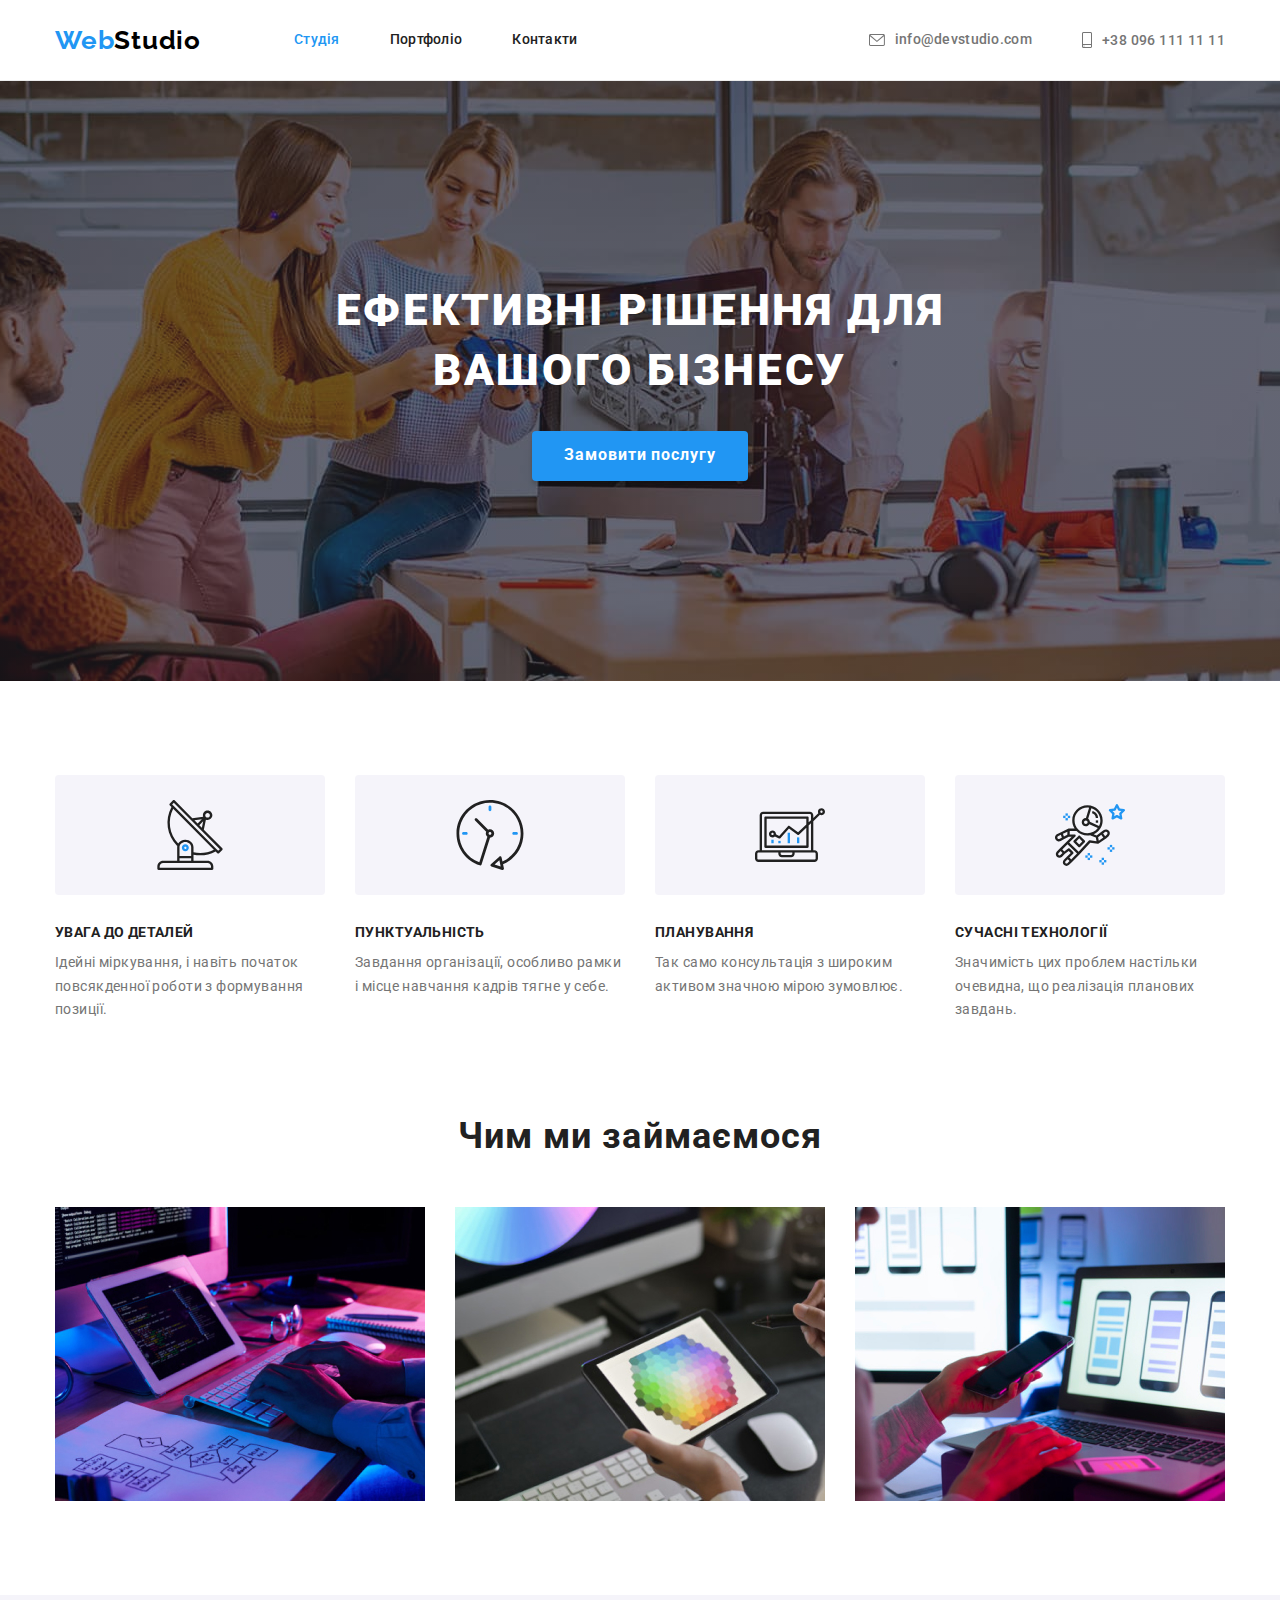
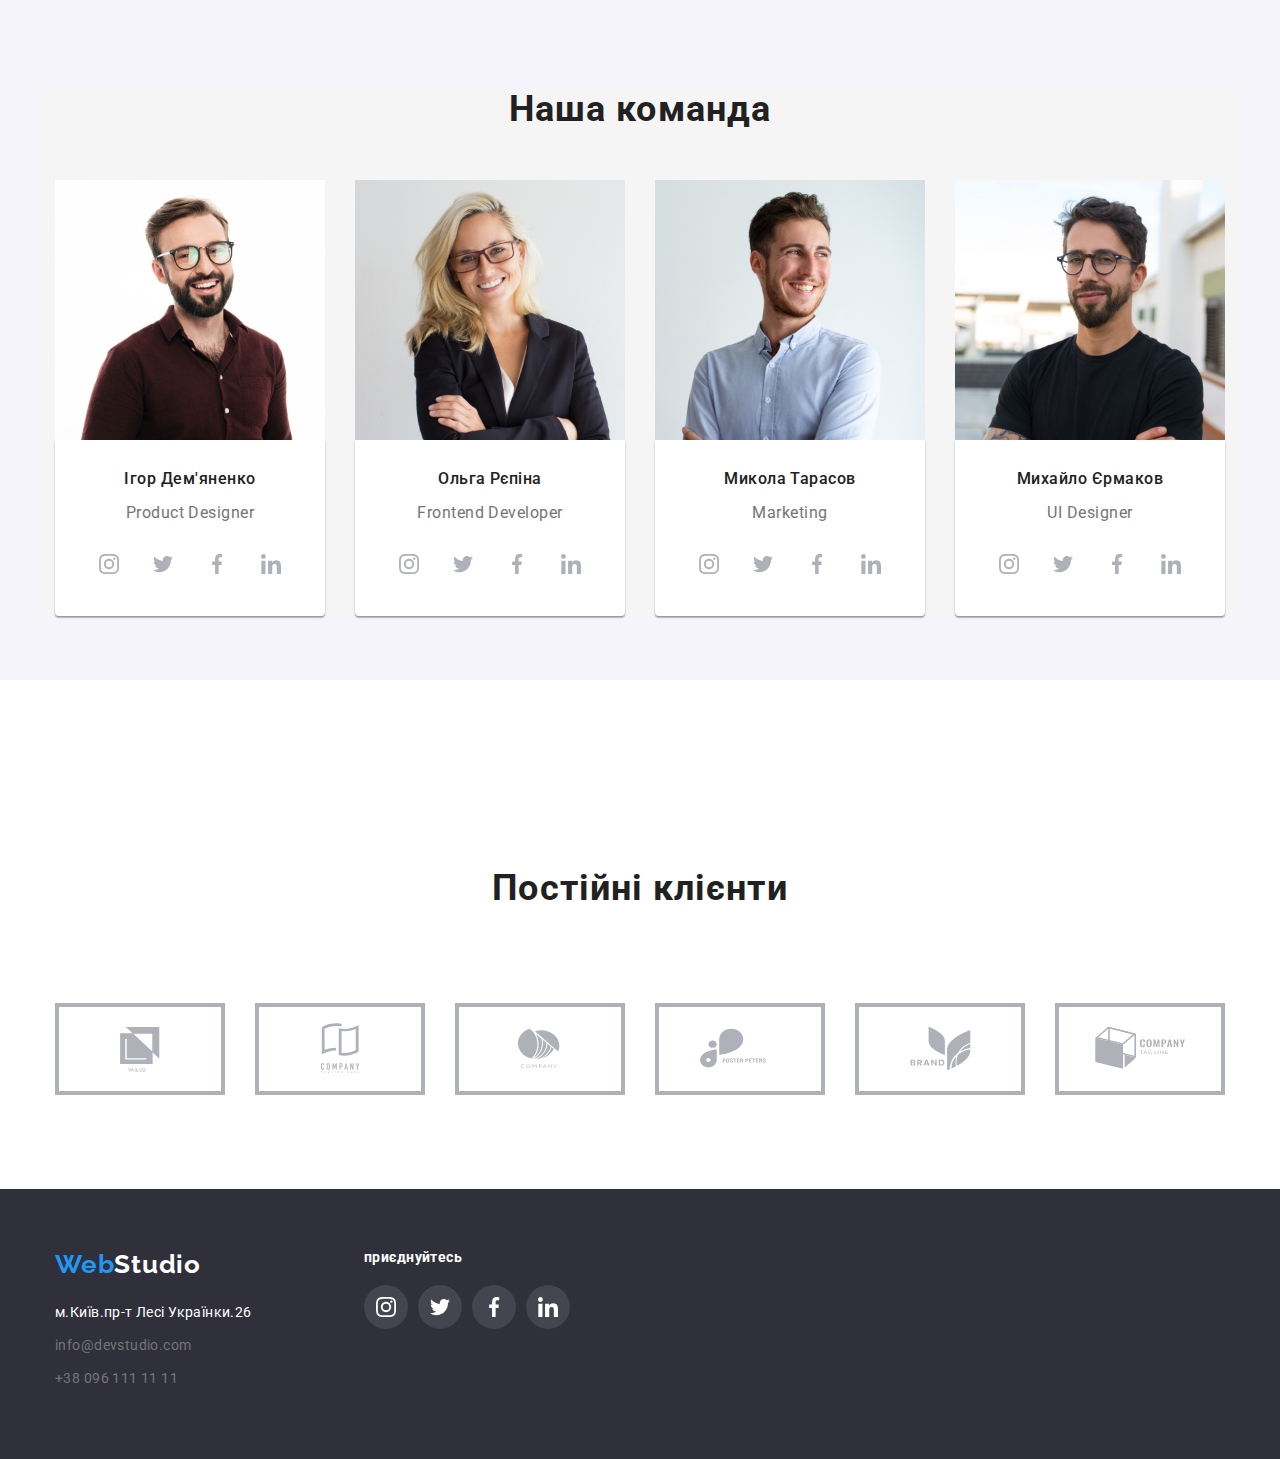
<file: index.html>
<!DOCTYPE html>
<html lang="uk">
    <meta charset="UTF-8">
    <meta http-equiv="X-UA-Compatible" content="IE=edge"/>
    <meta name="viewport" content="width=device-width, initial-scale=1.0"/>
    <title>Document</title>
    <link rel="preconnect" href="https://fonts.googleapis.com">
<link rel="preconnect" href="https://fonts.gstatic.com" crossorigin>
<link href="https://fonts.googleapis.com/css2?family=Raleway:wght@700&family=Roboto:wght@400;500;700;900&display=swap" rel="stylesheet">
<link rel="stylesheet" href="https://cdnjs.cloudflare.com/ajax/libs/modern-normalize/1.1.0/modern-normalize.min.css">
    <link rel="stylesheet" href="./css/styles.css">
</head>


<body>
    <header class="header">
        
     <div class="header-container container">

        <a href="" class="logo link">Web<span class="logo-header">Studio</span></a>

        <nav class="header-nav">
            
                <ul class="nav-list list">
                    <li>
                        <a href="index.html" class="nav-link link current">Студія</a>
                    </li>
                    <li>
                        <a href="portfolio.html" class="nav-link link">Портфоліо</a>
                    </li>
                    <li>
                        <a href="" class="nav-link link">Контакти</a>
                    </li>
                </ul>
        </nav>
        <ul class="nav-list contacts list">
            <li class="hed-mail">
                <a class="mail link hed-mail" href="mailto:info@devstudio.com">
                    <svg class="header-icon" width="16px" height="12px">
                      <use href="./images/symbol-defs.svg#icon-envelope"></use>
                    </svg>info@devstudio.com</a>
            </li>
            <li class="had-tel">
                <a class="header-tel link" href="tel:+380961111111">
                    <svg class="header-icon" width="10px" height="16px">
                      <use href="./images/symbol-defs.svg#icon-smartphone"></use>  
                    </svg>+38 096 111 11 11</a>
            </li>
        </ul>
     </div>
    </header>
    <!--Специализация-->
     <main>
        
        <section class="hero-background">
            <div class="hero-container"> 
                
                        <h1 class="hero-title">Ефективні рішення для вашого бізнесу</h1> 
                
                        <button data-modal-open type="button" class="prise-btn hero-button">Замовити послугу</button>

                        <div class="backdrop is-hidden" data-modal>
                            <div class="modal">
                                
                                    
                                <button data-modal-close class="modal-close">
                                        <svg class="icon-close" width="30px" height="30px">
                                            <use href="./images/symbol-defs.svg#icon-close-black-modal">
                                            </use>
                                        </svg>
                                </button>

                                         <p>
                                            TEXT 
                                         </p>
                            </div>
                        </div>
                        <script src="./js/modal.js"></script>
                    
            </div>
       </section>
            
            <section class="section section-about">

                <div class="about-container">
                <h2 hidden class="section-title">Переваги</h2>
                <ul class="ul list">
                    <li class="li icon-antenna">
                        <h3 class="section-text">УВАГА ДО ДЕТАЛЕЙ</h3>
                        <p class="secondary-text">Ідейні міркування, і навіть початок повсякденної роботи з формування позиції.</p>
                    </li>
                    <li class="li icon-clock">
                        <h3 class="section-text">ПУНКТУАЛЬНІСТЬ</h3>
                        <p class="secondary-text">Завдання організації, особливо рамки і місце навчання кадрів тягне у себе.</p>
                    </li>              
                    <li class="li icon-diagram">
                        <h3 class="section-text">ПЛАНУВАННЯ</h3>
                        <p class="secondary-text">Так само консультація з широким активом значною мірою зумовлює.</p>
                    </li>
                    <li class="li icon-astronaut">
                        <h3 class="section-text">СУЧАСНІ ТЕХНОЛОГІЇ</h3>
                        <p class="secondary-text">Значимість цих проблем настільки очевидна, що реалізація планових завдань.</p>
                    </li>
                </ul>
            </div>
        </section>
        
            <!--Виды робот-->

          

            <section class="section">
                <div class="container">
                <h2 class="section-container">Чим ми займаємося</h2>
                <ul class="about-list list">
                   <li class="img"><img src="./images/box1.jpg" alt="Вevelopment" width="370"></li>

                   <li  class="img"><img src="./images/box2.jpg" alt="new-technologies" width="370"></li>

                   <li  class="img"><img src="./images/box3.jpg" alt="Designer-selects-colors" width="370"></li>
                </ul>
            </div>
            </section>

            <!--Команда-->

            <section class="section-lower">
                <div class="cards-container container">
                
                    <h2 class="section-title">Наша команда</h2>
                    
                    <ul class="about-team list">
                        <li><img src="./images/team1.img.jpg" alt="Product-Designer" width="270">
                         <div class="text social-links">
                            <h3 class="section-team">Ігор Дем'яненко</h3>
                            <p class="secondary-team">Product Designer</p>

                            <ul class="socials list">
                                <li class="socials-item">
                                    <a
                                        class="socials-link link"
                                        href="https://instagram.com"
                                        target="_blank"
                                        rel="noopener noreferrer"
                                        aria-label="icon-instagram"
                                    >
                                        <svg class="socials-icon" width="20px" height="20px">
                                            <use href="./images/symbol-defs.svg#icon-instagram">
                                            </use>
                                        </svg>
                                    </a>
                                </li>
                                <li>
                                    <a
                                        class="socials-link link"
                                        href="https://twitter.com"
                                        target="_blank"
                                        rel="noopener noreferrer"
                                        aria-label="icon-twitter"
                                    >
                                    <svg class="socials-icon" width="20px" height="20px">
                                        <use href="./images/symbol-defs.svg#icon-twitter">
                                        </use>
                                    </svg>
                                    </a>
                                </li>
                                <li>
                                    <a
                                        class="socials-link link"
                                        href="https://facebook.com"
                                        target="_blank"
                                        rel="noopener noreferrer"
                                        aria-label="icon-facebook"
                                    >
                                    <svg class="socials-icon" width="20px" height="20px">
                                        <use href="./images/symbol-defs.svg#icon-facebook">
                                        </use>
                                    </svg>
                                    </a>
                                </li>
                                <li>
                                    <a
                                        class="socials-link link"
                                        href="https://linkedin.com"
                                        target="_blank"
                                        rel="noopener noreferrer"
                                        aria-label="icon-linkedin"
                                    >
                                    <svg class="socials-icon" width="20px" height="20px">
                                        <use href="./images/symbol-defs.svg#icon-linkedin">
                                        </use>
                                    </svg>
                                    </a>
                                </li>
                            </ul>
                         </div>
                       </li>

                        <li><img src="./images/team2.img.jpg" alt="Frontend-Developer" width="270">
                         <div class="text social instagram">
                            <h3 class="section-team">Ольга Рєпіна</h3>
                            <p class="secondary-team">Frontend Developer</p>
                            <ul class="socials list">
                                <li class="socials-item">
                                    <a
                                        class="socials-link link"
                                        href="https://instagram.com"
                                        target="_blank"
                                        rel="noopener noreferrer"
                                        aria-label="icon-instagram"
                                    >
                                        <svg class="socials-icon" width="20px" height="20px">
                                            <use href="./images/symbol-defs.svg#icon-instagram">
                                            </use>
                                        </svg>
                                    </a>
                                </li>
                                <li>
                                    <a
                                        class="socials-link link"
                                        href="https://twitter.com"
                                        target="_blank"
                                        rel="noopener noreferrer"
                                        aria-label="icon-twitter"
                                    >
                                    <svg class="socials-icon" width="20px" height="20px">
                                        <use href="./images/symbol-defs.svg#icon-twitter">
                                        </use>
                                    </svg>
                                    </a>
                                </li>
                                <li>
                                    <a
                                        class="socials-link link"
                                        href="https://facebook.com"
                                        target="_blank"
                                        rel="noopener noreferrer"
                                        aria-label="icon-facebook"
                                    >
                                    <svg class="socials-icon" width="20px" height="20px">
                                        <use href="./images/symbol-defs.svg#icon-facebook">
                                        </use>
                                    </svg>
                                    </a>
                                </li>
                                <li>
                                    <a
                                        class="socials-link link"
                                        href="https://linkedin.com"
                                        target="_blank"
                                        rel="noopener noreferrer"
                                        aria-label="icon-linkedin"
                                    >
                                    <svg class="socials-icon" width="20px" height="20px">
                                        <use href="./images/symbol-defs.svg#icon-linkedin">
                                        </use>
                                    </svg>
                                    </a>
                                </li>
                            </ul>
                         </div>
                        </li>
                    
                        <li><img src="./images/ream3.img.jpg" alt="Marketing" width="270">
                         <div class="text">
                            <h3 class="section-team">Микола Тарасов</h3>
                            <p class="secondary-team">Marketing</p>
                            <ul class="socials list">
                                <li class="socials-item">
                                    <a
                                        class="socials-link link"
                                        href="https://instagram.com"
                                        target="_blank"
                                        rel="noopener noreferrer"
                                        aria-label="icon-instagram"
                                    >
                                        <svg class="socials-icon" width="20px" height="20px">
                                            <use href="./images/symbol-defs.svg#icon-instagram">
                                            </use>
                                        </svg>
                                    </a>
                                </li>
                                <li>
                                    <a
                                        class="socials-link link"
                                        href="https://twitter.com"
                                        target="_blank"
                                        rel="noopener noreferrer"
                                        aria-label="icon-twitter"
                                    >
                                    <svg class="socials-icon" width="20px" height="20px">
                                        <use href="./images/symbol-defs.svg#icon-twitter">
                                        </use>
                                    </svg>
                                    </a>
                                </li>
                                <li>
                                    <a
                                        class="socials-link link"
                                        href="https://facebook.com"
                                        target="_blank"
                                        rel="noopener noreferrer"
                                        aria-label="icon-facebook"
                                    >
                                    <svg class="socials-icon" width="20px" height="20px">
                                        <use href="./images/symbol-defs.svg#icon-facebook">
                                        </use>
                                    </svg>
                                    </a>
                                </li>
                                <li>
                                    <a
                                        class="socials-link link"
                                        href="https://linkedin.com"
                                        target="_blank"
                                        rel="noopener noreferrer"
                                        aria-label="icon-linkedin"
                                    >
                                    <svg class="socials-icon" width="20px" height="20px">
                                        <use href="./images/symbol-defs.svg#icon-linkedin">
                                        </use>
                                    </svg>
                                    </a>
                                </li>
                            </ul>
                         </div>
                        </li>
                    
                        <li><img src="./images/team4.img.jpg" alt="UI Designer" width="270">
                         <div class="text">
                            <h3 class="section-team">Михайло Єрмаков</h3>
                            <p class="secondary-team">UI Designer</p>
                            <ul class="socials list">
                                <li class="socials-item">
                                    <a
                                        class="socials-link link"
                                        href="https://instagram.com"
                                        target="_blank"
                                        rel="noopener noreferrer"
                                        aria-label="icon-instagram"
                                    >
                                        <svg class="socials-icon" width="20px" height="20px">
                                            <use href="./images/symbol-defs.svg#icon-instagram">
                                            </use>
                                        </svg>
                                    </a>
                                </li>
                                <li>
                                    <a
                                        class="socials-link link"
                                        href="https://twitter.com"
                                        target="_blank"
                                        rel="noopener noreferrer"
                                        aria-label="icon-twitter"
                                    >
                                    <svg class="socials-icon" width="20px" height="20px">
                                        <use href="./images/symbol-defs.svg#icon-twitter">
                                        </use>
                                    </svg>
                                    </a>
                                </li>
                                <li>
                                    <a
                                        class="socials-link link"
                                        href="https://facebook.com"
                                        target="_blank"
                                        rel="noopener noreferrer"
                                        aria-label="icon-facebook"
                                    >
                                    <svg class="socials-icon" width="20px" height="20px">
                                        <use href="./images/symbol-defs.svg#icon-facebook">
                                        </use>
                                    </svg>
                                    </a>
                                </li>
                                <li>
                                    <a
                                        class="socials-link link"
                                        href="https://linkedin.com"
                                        target="_blank"
                                        rel="noopener noreferrer"
                                        aria-label="icon-linkedin"
                                    >
                                    <svg class="socials-icon" width="20px" height="20px">
                                        <use href="./images/symbol-defs.svg#icon-linkedin">
                                        </use>
                                    </svg>
                                    </a>
                                </li>
                            </ul>
                         </div>
                        </li>
                    </ul>
                </div>
            </section>
            <section class="section">
                <div class="container">
                    <H2 class="section bg">Постійні клієнти</H2>
                    <ul class="client-list">
                        <li class="client-item">
                            <a 
                               class="client-link link"
                               href="https://instagram.com"
                               target="_blank"
                               rel="noopener noreferrer"
                               aria-label="icon-instagram">

                            <svg class="client-icon" width="106px" height="60px">
                                <use href="./images/symbol-defs.svg#icon-client1">
                                </use>
                            </svg>
                            </a>
                        </li>
                        <li class="client-item">
                            <a 
                               class="client-link link"
                               href="https://instagram.com"
                               target="_blank"
                               rel="noopener noreferrer"
                               aria-label="icon-instagram">

                            <svg class="client-icon" width="106px" height="60px">
                                <use href="./images/symbol-defs.svg#icon-client2">
                                </use>
                            </svg>
                            </a>
                        </li>
                        <li class="client-item">
                            <a 
                               class="client-link link"
                               href="https://instagram.com"
                               target="_blank"
                               rel="noopener noreferrer"
                               aria-label="icon-instagram">

                            <svg class="client-icon" width="106px" height="60px">
                                <use href="./images/symbol-defs.svg#icon-client3">
                                </use>
                            </svg>
                            </a>
                        </li>
                        <li class="client-item">
                            <a 
                               class="client-link link"
                               href="https://instagram.com"
                               target="_blank"
                               rel="noopener noreferrer"
                               aria-label="icon-instagram">

                            <svg class="client-icon" width="106px" height="60px">
                                <use href="./images/symbol-defs.svg#icon-client4">
                                </use>
                            </svg>
                            </a>
                        </li>
                        <li class="client-item">
                            <a 
                               class="client-link link"
                               href="https://instagram.com"
                               target="_blank"
                               rel="noopener noreferrer"
                               aria-label="icon-instagram">

                            <svg class="client-icon" width="106px" height="60px">
                                <use href="./images/symbol-defs.svg#icon-client5">
                                </use>
                            </svg>
                            </a>
                        </li>
                        <li class="client-item">
                            <a 
                               class="client-link link"
                               href="https://instagram.com"
                               target="_blank"
                               rel="noopener noreferrer"
                               aria-label="icon-instagram">

                            <svg class="client-icon" width="106px" height="60px">
                                <use href="./images/symbol-defs.svg#icon-client6">
                                </use>
                            </svg>
                            </a>
                        </li>
                    </ul>
                </div>
            </section>

     </main>
     <!--Навигация-->

     <footer class="footer">
        
        <div class="container footer-container">
            <div>
            
           <a href="./index.html" class="logo link">Web<span class="logo-footer">Studio</span></a>

           <address class="address">

           <ul class="list">
               <li class="footer-contact">
                   <a href="https://www.google.com/maps/place/Lesi+Ukrainky+Blvd,+26,+Kyiv,+Ukraina,+02000/@50.4265807,30.5361971,17z/data=!3m1!4b1!4m5!3m4!1s0x40d4cf0e033ecbe9:0x57a4dffefec77da0!8m2!3d50.4265807!4d30.5383858" class="footer-location link">
                   м.Київ.пр-т Лесі Українки.26</a>
               </li>
               <li class="footer-contact">
                   <a href="mailto:info@devstudio.com" class="footer-contact link">info@devstudio.com</a>
               </li>
               <li class="footer-contact">
                   <a href="tel:+380961111111" class="footer-contact link">+38 096 111 11 11</a>
               </li>
           </ul>

           </address>
           </div>
           <div class="section-mgg">
                            <h2 class="section-mg">приєднуйтесь</h2>
                <ul class="socials">
                <li class="footer-socials-item">
                    <a
                        class="footer-socials-link link"
                        href="https://instagram.com"
                        target="_blank"
                        rel="noopener noreferrer"
                        aria-label="icon-instagram">

                            <svg class="footer-socials-icon" width="20px" height="20px">
                                <use href="./images/symbol-defs.svg#icon-instagram">
                                </use>
                            </svg>
                    </a>
                </li>
                <li class="footer-socials-item">
                    <a
                        class="footer-socials-link link"
                        href="https://twitter.com"
                        target="_blank"
                        rel="noopener noreferrer"
                        aria-label="icon-twitter">

                            <svg class="footer-socials-icon" width="20px" height="20px">
                                <use href="./images/symbol-defs.svg#icon-twitter">
                                </use>
                            </svg>
                    </a>
                </li>
                <li class="footer-socials-item">
                    <a
                        class="footer-socials-link link"
                        href="https://facebook.com"
                        target="_blank"
                        rel="noopener noreferrer"
                        aria-label="icon-facebook">

                            <svg class="footer-socials-icon" width="20px" height="20px">
                                <use href="./images/symbol-defs.svg#icon-facebook">
                                </use>
                            </svg>
                    </a>
                </li>
                <li class="footer-socials-item">
                    <a
                        class="footer-socials-link link"
                        href="https://linkedin.com"
                        target="_blank"
                        rel="noopener noreferrer"
                        aria-label="icon-linkedin">

                            <svg class="footer-socials-icon" width="20px" height="20px">
                                <use href="./images/symbol-defs.svg#icon-linkedin">
                                </use>
                            </svg>
                    </a>
                </li>
            </ul>
           </div>
        </div>
   </footer>
</body>
</html>
</file>
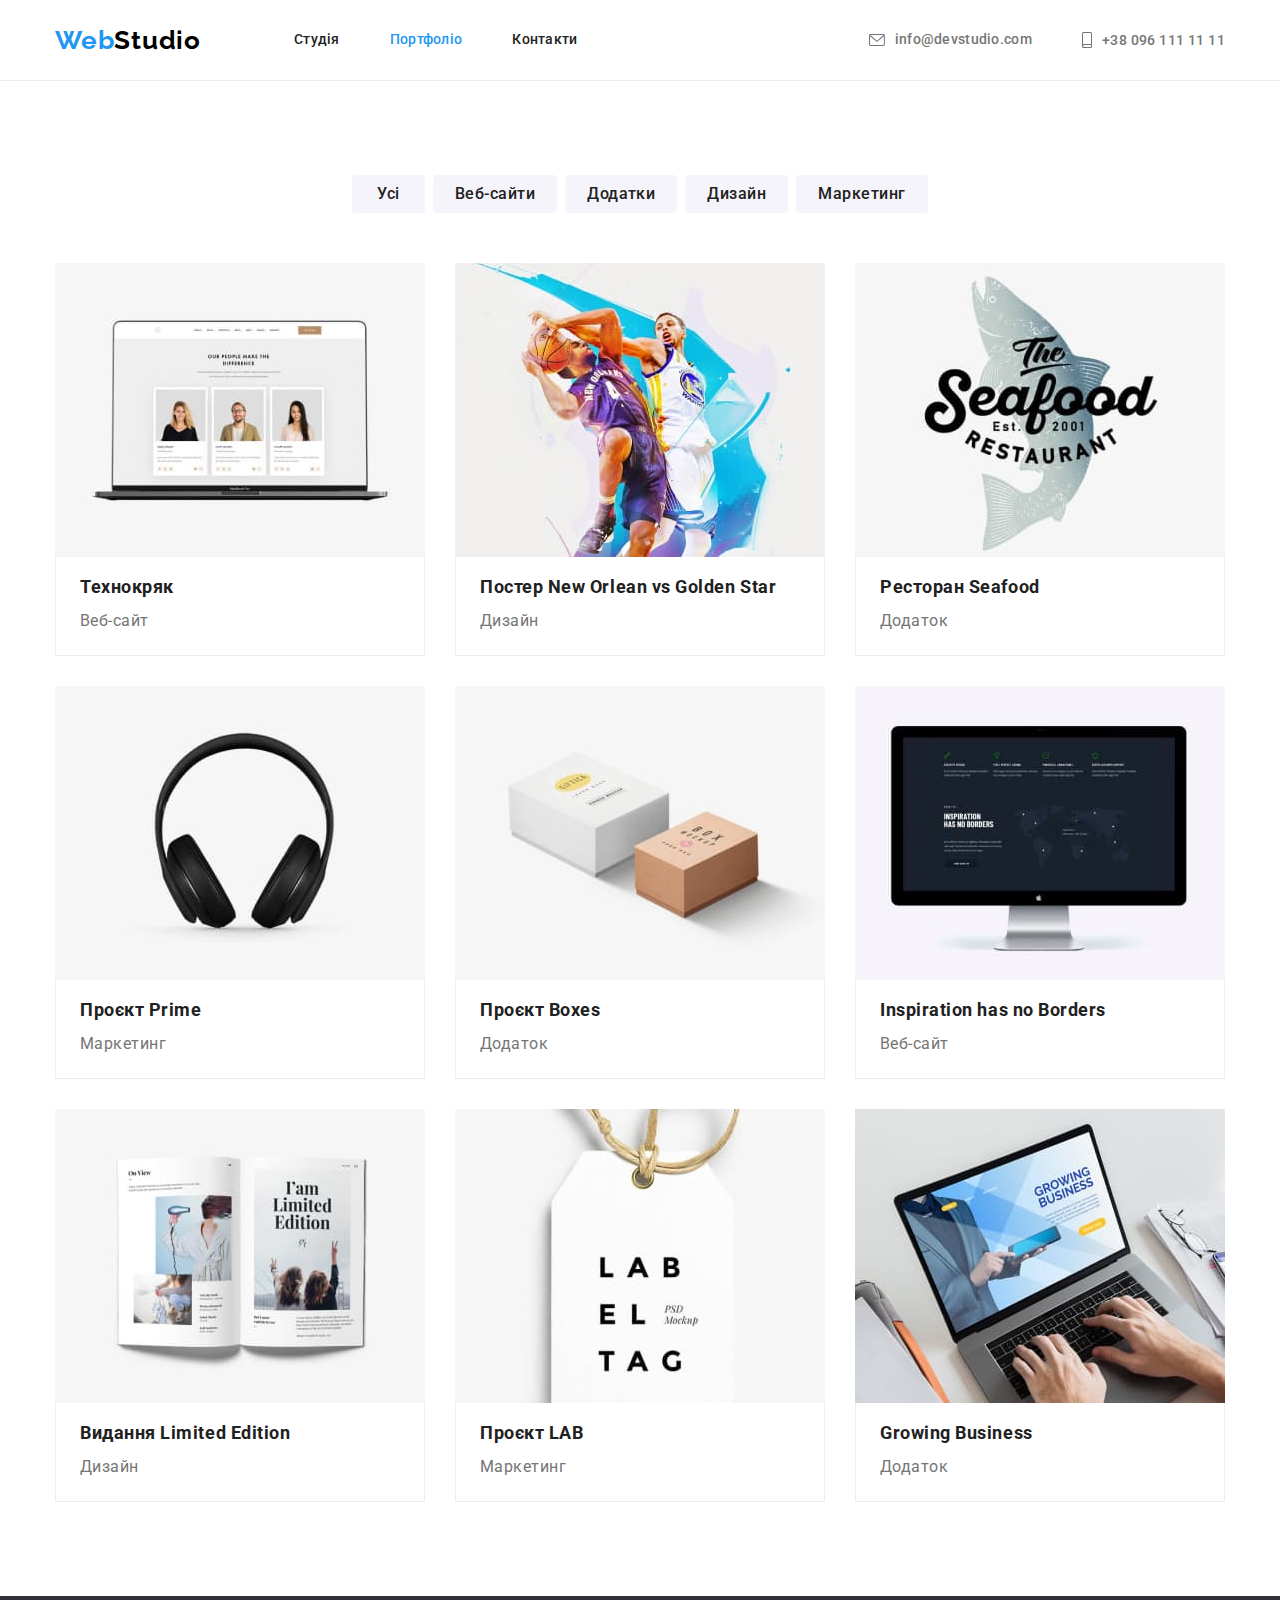
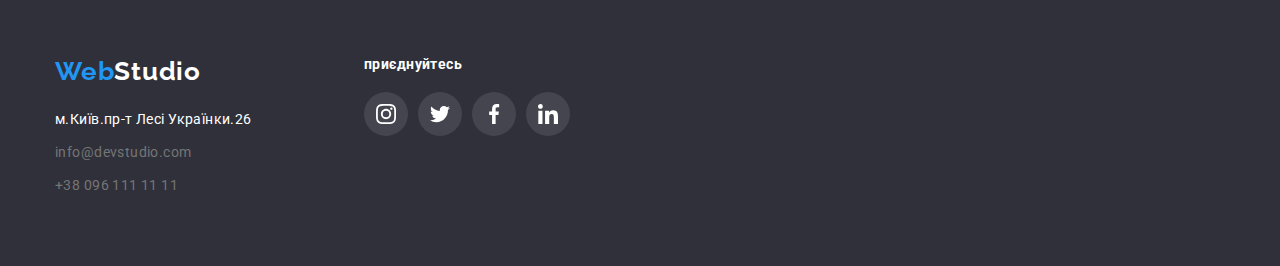
<file: portfolio.html>
<!DOCTYPE html>
<html lang="uk">
  <head>
    <meta charset="UTF-8" />
    <meta http-equiv="X-UA-Compatible" content="IE=edge" />
    <meta name="viewport" content="width=device-width, initial-scale=1.0" />
    <title>Document</title>
    <link rel="preconnect" href="https://fonts.googleapis.com" />
    <link rel="preconnect" href="https://fonts.gstatic.com" crossorigin />
    <link
      href="https://fonts.googleapis.com/css2?family=Raleway:wght@700&family=Roboto:wght@400;500;700&display=swap"
      rel="stylesheet"
    />
    <link
      rel="stylesheet"
      href="https://cdnjs.cloudflare.com/ajax/libs/modern-normalize/1.1.0/modern-normalize.min.css"
    />
    <link rel="stylesheet" href="./css/styles.css" />
  </head>

  <body>
    <header class="header">
      <div class="header-container container">
        <a href="./index.html" class="logo link"
          >Web<span class="logo-header">Studio</span>
        </a>

        <nav class="header-nav">
          <ul class="nav-list list">
            <li>
              <a href="index.html" class="nav-link link">Студія</a>
            </li>
            <li>
              <a href="portfolio.html" class="nav-link link current">Портфоліо</a>
            </li>
            <li>
              <a href="" class="nav-link link">Контакти</a>
            </li>
          </ul>
        </nav>
        <ul class="nav-list contacts list">
          <li class="hed-mail">
            <a class="mail link hed-mail" href="mailto:info@devstudio.com">
              <svg class="header-icon" width="16px" height="12px">
                <use href="./images/symbol-defs.svg#icon-envelope"></use>
              </svg>info@devstudio.com</a>
          </li>
          <li class="had-tel">
            <a class="header-tel link" href="tel:+380961111111">
              <svg class="header-icon" width="10px" height="16px">
                <use href="./images/symbol-defs.svg#icon-smartphone"></use>
              </svg>+38 096 111 11 11</a>
          </li>
        </ul>
      </div>
    </header>
    <main>
      <section class="section">
        <div class="container-button container">
          <h1 hidden>Портфоліо</h1>
          <ul class="element-nav list">
            <li>
              <button  type="button" class="button">Усі</button>
            </li>
            <li>
              <button type="button" class="buttons">Веб-сайти</button>
            </li>
            <li>
              <button type="button" class="buttons">Додатки</button>
            </li>
            <li>
              <button type="button" class="buttons">Дизайн</button>
            </li>
            <li>
              <button type="button" class="buttonss">Маркетинг</button>
            </li>
          </ul>

          <!--Portfolio-->

          <ul class="portfolio list">
            <li class="item">
              <div class="portfolio-text">
                <a href="" class="link">
                  <img
                      src="./images/img.jpg"
                      alt="Технокряк"
                      width="370"
                      height="294"/>
                 </a>
               </div>
                <div class="cardname">
                  <h2 class="section-cards">Технокряк</h2>
                  <p class="secondary-cards">Веб-сайт</p>
                </div>
            </li>

            <li class="item">
              <div class="portfolio-text">
                <a href="" class="link">
                  <img
                    src="./images/img(1).jpg"
                    alt="Постер New Orlean vs Golden Star"
                    width="370"
                    height="294"/>
                  </a>
                </div>
                <div class="cardname">
                  <h2 class="section-cards">Постер New Orlean vs Golden Star</h2>
                  <p class="secondary-cards">Дизайн</p>
                </div>
            </li>

            <li class="item">
              <div class="portfolio-text">
                <a href="" class="link">
                  <img
                    src="./images/img(2).jpg"
                    alt="Ресторан Seafood"
                    width="370"
                    height="294"/>
                 </a>
                </div>
                <div class="cardname">
                  <h2 class="section-cards">Ресторан Seafood</h2>
                  <p class="secondary-cards">Додаток</p>
                </div>
            </li>

            <li class="item">
              <div class="portfolio-text">
                <a href="" class="link">
                  <img
                    src="./images/img(3).jpg"
                    alt="Проєкт Prime"
                    width="370"
                    height="294"/>
                </a>
                </div>
                <div class="cardname">
                  <h2 class="section-cards">Проєкт Prime</h2>
                  <p class="secondary-cards">Маркетинг</p>
                </div>
            </li>

            <li class="item">
              <div class="portfolio-text">
                <a href="" class="link"><img
                    src="./images/img(4).jpg"
                    alt="Проєкт Boxes"
                    width="370"
                    height="294"/>
                </a>
                </div>
                <div class="cardname">
                  <h2 class="section-cards">Проєкт Boxes</h2>
                  <p class="secondary-cards">Додаток</p>
                </div>
            </li>

            <li class="item">
              <div class="portfolio-text">
                <a href="" class="link">
                  <img
                    src="./images/img(5).jpg"
                    alt="Inspiration has no Borders"
                    width="370"
                    height="294"/>
              </a>
               </div>
                <div class="cardname">
                  <h2 class="section-cards">Inspiration has no Borders</h2>
                  <p class="secondary-cards">Веб-сайт</p>
                </div>
            </li>

            <li class="item">
              <div class="portfolio-text">
                <a href="" class="link">
                  <img
                    src="./images/img(6).jpg"
                    alt="Видання Limited Edition"
                    width="370"
                    height="294"/>
                </a>
              </div>
                <div class="cardname">
                  <h2 class="section-cards">Видання Limited Edition</h2>
                  <p class="secondary-cards">Дизайн</p>
                </div>
            </li>

            <li class="item">
              <div class="portfolio-text">
                <a href="" class="link">
                  <img
                    src="./images/img(7).jpg"
                    alt="Проєкт LAB"
                    width="370"
                    height="294"/>
                </a>
              </div>
                <div class="cardname">
                  <h2 class="section-cards">Проєкт LAB</h2>
                  <p class="secondary-cards">Маркетинг</p>
                </div>
            </li>

            <li class="item">
              <div class="portfolio-text">
                <a href="" class="link">
                  <img
                    src="./images/img(8).jpg"
                    alt="Growing Business"
                    width="370"
                    height="294"/>
                </a>
              </div>
                <div class="cardname">
                  <h2 class="section-cards">Growing Business</h2>
                  <p class="secondary-cards">Додаток</p>
                </div>
            </li>
          </ul>
        </div>
      </section>
    </main>

    <!--Контакти-->

    <footer class="footer">
      <div class="container footer-container">
        <div>
          <a href="./index.html" class="logo link">

            Web<span class="logo-footer">Studio</span></a>

          <address class="address">
            <ul class="list">
              <li class="footer-contact">
                <a
                  href="https://www.google.com/maps/place/Lesi+Ukrainky+Blvd,+26,+Kyiv,+Ukraina,+02000/@50.4265807,30.5361971,17z/data=!3m1!4b1!4m5!3m4!1s0x40d4cf0e033ecbe9:0x57a4dffefec77da0!8m2!3d50.4265807!4d30.5383858"
                  class="footer-location link">

                  м.Київ.пр-т Лесі Українки.26</a>

              </li>
              <li class="footer-contact">
                <a href="mailto:info@devstudio.com" class="footer-contact link"
                  >info@devstudio.com</a>
              </li>
              <li class="footer-contact">
                <a href="tel:+380961111111" class="footer-contact link"
                  >+38 096 111 11 11</a>
              </li>
            </ul>
          </address>
        </div>
        <div class="section-mgg">
          <h2 class="section-mg">приєднуйтесь</h2>
          <ul class="socials">
            <li class="footer-socials-item">
              <a
                class="footer-socials-link link"
                href="https://instagram.com"
                target="_blank"
                rel="noopener noreferrer"
                aria-label="icon-instagram">

                <svg class="footer-socials-icon" width="20px" height="20px">
                  <use href="./images/symbol-defs.svg#icon-instagram"></use>
                </svg>
              </a>
            </li>
            <li class="footer-socials-item">
              <a
                class="footer-socials-link link"
                href="https://twitter.com"
                target="_blank"
                rel="noopener noreferrer"
                aria-label="icon-twitter">

                <svg class="footer-socials-icon" width="20px" height="20px">
                  <use href="./images/symbol-defs.svg#icon-twitter"></use>
                </svg>
              </a>
            </li>
            <li class="footer-socials-item">
              <a
                class="footer-socials-link link"
                href="https://facebook.com"
                target="_blank"
                rel="noopener noreferrer"
                aria-label="icon-facebook">

                <svg class="footer-socials-icon" width="20px" height="20px">
                  <use href="./images/symbol-defs.svg#icon-facebook"></use>
                </svg>
              </a>
            </li>
            <li class="footer-socials-item">
              <a
                class="footer-socials-link link"
                href="https://linkedin.com"
                target="_blank"
                rel="noopener noreferrer"
                aria-label="icon-linkedin">

                <svg class="footer-socials-icon" width="20px" height="20px">
                  <use href="./images/symbol-defs.svg#icon-linkedin"></use>
                </svg>
              </a>
            </li>
          </ul>
        </div>
      </div>
    </footer>
  </body>
</html>
</file>
<file: css/styles.css>
:root {
  --color-cards: #eeeeee;
  --logo-color: #000000;
  --primary-text-color: #212121;
  --secondary-text-color: #757575;
  --white-text-color-header: #ffffff;
  --accent-color: #2196f3;
  --main-background: #f5f5f5;
  --secondary-background: #f5f4fa;
  --header-footer: #2f303a;
  --button-background: #f5f4fa;
  --indent: 30px;
  --items: 3;
  --border: #ececec;
  --icon: #f5f4fa;
  --card: #afb1b8;
}
/* Зброс стилей */
h1,
h2,
h3,
h4,
h5,
h6,
p {
  margin: 0;
}

img {
  display: block;
  max-width: 100%;
  height: auto;
}

.list {
  padding: 0;
  margin: 0;
  list-style: none;
}
ul {
  padding: 0;
  margin: 0;
  list-style: none;
}
.link {
  text-decoration: none;
}
/* цвета */
/* Логотип: #000000; */
/* основной цвет текста: #212121; */
/* вторичный цвет текста: #757575; */
/* белый цвет текста и header: #FFFFFF; */
/* accent: #2196F3; */
/* основной фон: #F5F5F5; */
/* вторичный фон: #F5F4FA; */
/* header-footer: #2F303A; */
/* фон кнопки #F5F4FA; */

.backdrop {
  position: fixed;
  top: 0;
  left: 0;
  width: 100%;
  height: 100%;
  background-color:rgba(0, 0, 0, 0.2);

  opacity: 1;
  transition: opacity 250ms cubic-bezier(0.4, 0, 0.2, 1);
}
.backdrop.is-hidden {
opacity:0;
pointer-events: none;
}
.backdrop.is-hidden .modal {
transform: translate(-50%, -50%) scale(0.9);
}
.modal {  
  position: absolute;
  top: 50%;
  left: 50%;

  color: var(--primary-text-color);

  min-width: 528px;
  min-height: 581px;
  background-color: #ffffff; 
  border-radius: 4px;

  transform: translate(-50%, -50%) scale(1);
  transition: transform 250ms cubic-bezier(0.4, 0, 0.2, 1);
}
.modal-close {
  justify-content: center;
  align-items: center;
  display: flex;
  
  border: 1px solid rgba(0, 0, 0, 0.1);
  background-color: #ffffff;
  border-radius: 50%;
  width: 30px;
  height: 30px;
  
   margin-top: 8px;
   margin-left: 490px;
}
.modal-close:hover {
  border-color: #2196f3; !!!----------------------!!!
}

body {
  color: var(--primary-text-color);
  background-color: var(--white-text-color-header);
  font-family: "Roboto", sans-serif;
  font-size: 14px;
  letter-spacing: 0.03em;
}

.container {
  width: 1200px;
  padding-left: 15px;
  padding-right: 15px;
  margin-left: auto;
  margin-right: auto;
}
h1,
h2,
h3,
h4,
h5,
h6,
p {
  margin: 0;
}
.section {
  padding-top: 94px;
  padding-bottom: 94px;
}

.section-about {
  padding-bottom: 0;
}
button {
  font-family: inherit;
}
.list {
  list-style: none;
  padding: 0%;
}
.link {
  text-decoration: none;
}
.mail.link {
  display: flex;
  align-items: center;
  gap: 10px;
}
.header-icon {
  fill: currentColor;
}
.header-tel {
  display: flex;
  align-items: center;
  gap: 10px;
}
.header {
  background: var(--white-text-color-header);
  border-bottom: 1px solid var(--border);
}

.header-container {
  display: flex;
  align-items: center;
}
.logo:link {
  margin-right: 93px;
}
.logo {
  font-family: "Raleway";
  font-weight: 700;
  font-size: 26px;
  line-height: 1.19;
  letter-spacing: 0.03em;
  color: var(--accent-color);
}

.logo-header {
  color: var(--logo-color);
}
.nav-list {
  gap: 50px;
  display: flex;
  align-items: center;
  padding: 0;
  margin: 0;
}
.contacts {
  margin-left: auto;
}
.ul {
  display: flex;
  gap: 30px;
}
.li {
  flex-basis: calc((100% - 30px) / 4);
}

.li::before {
  display: block;
  content: "";
  height: 120px;
  border-radius: 4px;
  background: var(--icon);

  background-repeat: no-repeat;
  background-position: center;
  margin-bottom: 30px;
}
.li.icon-antenna::before {
  background-image: url("../images/icons.svg/antenna.svg");
}
.li.icon-clock::before {
  background-image: url("../images/icons.svg/clock.svg");
}
.li.icon-diagram::before {
  background-image: url("../images/icons.svg/diagram.svg");
}
.li.icon-astronaut::before {
  background-image: url("../images/icons.svg/astronaut.svg");
}

.header-nav {
  display: flex;
  justify-content: space-between;
}
.nav-item {
}
.nav-link {
  position: relative;

  padding-top: 32px;
  padding-bottom: 32px;
  display: block;
  font-weight: 500;
  color: var(--primary-text-color);
  font-size: 14px;
  line-height: 1.14;
  letter-spacing: 0.02em;
}
.nav-link::after {
  content: '';

  position: absolute;
  left: 0;
  bottom: 0;

  display: block;
  width: 100%;
  height: 5px;
  background-color: #2196f3;

  opacity: 0;
  transition: opacity 250ms cubic-bezier(0.4, 0, 0.2, 1);
}
.nav-link:hover::after {
opacity: 1;
}
.mail {
  padding-top: 32px;
  padding-bottom: 32px;
  display: block;
  font-weight: 500;
  font-size: 14px;
  line-height: 1.14;
  letter-spacing: 0.02em;
  color: var(--secondary-text-color);
}
.mail:hover,
.mail:focus {
  color: var(--accent-color);
}
/* смена цвета */

.current {
  color: var(--accent-color);
}
.header-tel:hover,
.header-tel:focus {
  color: var(--accent-color);
}
.nav-link:hover,
.nav-link:focus {
  color: var(--accent-color);
}

.header-tel {
  font-weight: 500;
  font-size: 14;
  line-height: calc(16 / 14);
  letter-spacing: 0.03em;
  color: var(--secondary-text-color);
}
/* button */
.portfolio {
  gap: var(--indent);
  display: flex;
  flex-wrap: wrap;
  padding: 0;
  list-style: none;
  margin: auto;
  justify-content: space-between;
  
}
.portfolio-text {
  background: var(--white-text-color-header);
  margin-top: auto;
  width: 370px;
}
.portfolio-text {
  position: relative;
}
.portfolio-text:hover::before {
  opacity: 1;
}
.portfolio-text::before {
  display:inline-block;
  content: "";
  position: absolute;
  top: 0;
  left: 0;
  width: 100%;
  height: 100%;
  background-color: rgba(33, 150, 243, 0.9);

  transform: translateY(100%);

  display: flex;
  cursor: pointer;
  overflow: hidden;
  transition: transform 250ms cubic-bezier(0.4, 0, 0.2, 1);
}
.item:hover .portfolio-text::before {
  transform: translateY(0);
}
.portfolio-text {
  overflow: hidden;
}  
.cardname {
  border-left: 1px solid #eeeeee;
  border-bottom: 1px solid #eeeeee;
  border-right: 1px solid #eeeeee;
  padding-left: 24px;
  padding-top: 20px;
  padding-right: 24px;
  padding-bottom: 20px;

  cursor: pointer;
}
.button {
  padding: 6px 25px;
  text-align: center;
  color: var(--primary-text-color);
  background: var(--button-background);
  font-weight: 500;
  font-size: 16px;
  border-radius: 4px;
  border: var(--secondary-background);
  line-height: 26px;
  letter-spacing: 0.03em;
  margin-right: 8px;

  cursor: pointer;
}
.buttons {
  padding: 6px 22px;
  text-align: center;
  color: var(--primary-text-color);
  background: var(--button-background);
  font-weight: 500;
  font-size: 16px;
  border-radius: 4px;
  border: var(--secondary-background);
  line-height: 26px;
  letter-spacing: 0.03em;
  margin-right: 8px;

  cursor: pointer;
}
.buttonss {
  padding: 6px 22px;
  text-align: center;
  color: var(--primary-text-color);
  background: var(--button-background);
  font-weight: 500;
  font-size: 16px;
  border-radius: 4px;
  border: var(--secondary-background);
  line-height: 26px;
  letter-spacing: 0.03em;
  margin-right: 0px;

  cursor: pointer;
}
.container-button {
  background: var(--main-background);
  text-align: center;
  background-color: var(--white-text-color-header);
}
.element-nav {
  margin-bottom: 50px;
  justify-content: center;
  display: flex;
}
.prise-btn {
  display: block;
  margin: auto;
}
.buttonss:hover,
.buttonss:focus {
  color: var(--white-text-color-header);
  background-color: var(--accent-color);
  box-shadow: 0px 4px 4px rgba(0, 0, 0, 0.15);
}
.buttons:hover,
.buttons:focus {
  color: var(--white-text-color-header);
  background-color: var(--accent-color);
  box-shadow: 0px 4px 4px rgba(0, 0, 0, 0.15);
}
.button:hover,
.button:focus {
  color: var(--white-text-color-header);
  background-color: var(--accent-color);
  box-shadow: 0px 4px 4px rgba(0, 0, 0, 0.15);
}
.hero-button {
  color: var(--white-text-color-header);
  background: var(--accent-color);
  font-weight: 700;
  font-size: 16px;
  border-radius: 4px;
  cursor: pointer;
  box-shadow: 0px 4px 4px rgba(0, 0, 0, 0.15);
  width: 216px;
  height: 50px;
  letter-spacing: 0.06em;
  border: none;
}
.hero-background {
  width: 1200;
  background-color: var(--header-footer);
  color: var(--white-text-color-header);
  text-align: center;
  padding-top: 200px;
  padding-bottom: 200px;

  background-image: linear-gradient(
      to right,
      rgba(47, 48, 58, 0.4),
      rgba(47, 48, 58, 0.4)),
    url(../images/1.1.jpg);
  background-position: center;
  background-size: cover;
  background-repeat: no-repeat;
}

.hero-title {
  width: 696px;
  font-size: 44px;
  font-weight: 900;
  line-height: 1.36;
  /* border: 2px solid var(--border); */
  margin-left: auto;
  margin-right: auto;
  text-transform: uppercase;
  letter-spacing: 0.06em;
  margin-bottom: 30px;
}

ul {
  list-style: none;
}
.cards-container {
  background: var(--main-background);
  text-align: center;
}
.site-nav,
.link:hover .site-nav,
.link:focus {
  color: var(--logo-color);
}

.section-text {
  text-align: left;
  font-weight: 700;
  font-size: 14px;
  line-height: 1.14;
  letter-spacing: 0.03em;
  color: var(--primary-text-color);
  margin-bottom: 10px;
}
.section-team {
  text-align: left;
  font-weight: 500;
  font-size: 16px;
  line-height: 1.14;
  letter-spacing: 0.03em;
  color: var(--primary-text-color);
  text-align: center;
  margin-bottom: 10px;
}

.secondary-text {
  text-align: left;
  font-weight: 400;
  font-size: 14px;
  line-height: 1.71;
  letter-spacing: 0.03em;
  color: var(--secondary-text-color);
}
.secondary-team {
  margin-bottom: 16px;
  font-weight: 400;
  font-size: 16px;
  line-height: 1.71;
  letter-spacing: 0.03em;
  color: var(--secondary-text-color);
  text-align: center;
  margin-top: 10px;
}
.section-lower {
  background-color: var(--secondary-background);
  padding-top: 94px;
  padding-bottom: 64px;
}
.img {
  display: block;
  max-width: 100%;
  height: auto;
}

.about-list {
  display: block;
  display: flex;
  gap: 30px;
  padding: 0;
  margin: 0;
}
.section-container {
  text-align: center;
  font-weight: 700;
  font-size: 36px;
  line-height: 1.14;
  letter-spacing: 0.03em;
  color: var(--primary-text-color);
  margin-bottom: 50px;
}

.section-title {
  text-align: center;
  font-weight: 700;
  font-size: 36px;
  line-height: 1.14;
  letter-spacing: 0.03em;
  color: var(--primary-text-color);
}
.about-team {
  display: flex;
  flex-wrap: wrap;
  gap: 30px;
  margin-top: 50px;
}
.text {
  padding-top: 30px;
  padding-bottom: 30px;
  background-color: var(--white-text-color-header);
  box-shadow: 0px 1px 3px rgba(0, 0, 0, 0.12), 0px 1px 1px rgba(0, 0, 0, 0.14),
    0px 2px 1px rgba(0, 0, 0, 0.2);
  border-radius: 0px 0px 4px 4px;
}
.socials {
  display: flex;
  justify-content: center;
  align-items: center;
  gap: 10px;
}
.socials-item {
}
.socials-icon {
  background-color: #ffffff;
  fill: #afb1b8;
}
.socials-link {
  justify-content: center;
  align-items: center;
  display: flex;
  gap: 10px;

  background-color: #ffffff;
  border-radius: 50%;
  width: 44px;
  height: 44px;
}

.socials-icon:hover,
.socials-icon:focus {
  fill: #2196f3;
}
.client-list {
  justify-content: center;
  align-items: center;
  display: flex;
  gap: 30px;
}
.client-item {
  text-align: center;
}
.client-link {
  justify-content: center;
  align-items: center;
  display: flex;
  gap: 30px;
  border: 4px Solid #afb1b8;
  color: #afb1b8;
  width: 170px;
  height: 92px;
}

.client-icon {
  fill: currentColor;
  width: 170px;
  height: 92px;
}
.client-link:hover,
.client-link:focus {
  color: #2196f3;
  border-color: #2196f3;
}
.section.bg {
  text-align: center;
  font-weight: 700;
  font-size: 36px;
  line-height: 1.14;
  letter-spacing: 0.03em;
  color: var(--primary-text-color);
}
.about-container {
  width: 1200px;
  padding-left: 15px;
  padding-right: 15px;
  margin: auto;
}
.secondary-cards {
  font-weight: 400;
  font-size: 16px;
  line-height: 1.71;
  letter-spacing: 0.03em;
  color: var(--secondary-text-color);
  text-align: left;
}
.section-cards {
  text-align: left;
  font-weight: 700;
  font-size: 18px;
  line-height: 1.14;
  letter-spacing: 0.03em;
  color: var(--primary-text-color);
  margin-bottom: 10px;
}
.footer {
  background-color: var(--header-footer);
  padding-top: 60px;
  padding-bottom: 60px;
  font-weight: 400px;
  font-size: 14px;
  line-height: 24px;
  letter-spacing: 0.03em;
}

.footer-container {
  display: flex;
}

.address {
  font-style: normal;
  margin-top: 20px;
}
.footer-location {
  color: var(--white-text-color-header);
  margin-bottom: 9px;
}
.logo-footer {
  color: var(--white-text-color-header);
  font-family: "Raleway";
}
.footer-contact {
  color: var(--secondary-text-color);
  margin-bottom: 9px;
}
.item {
  flex-basis: calc((100% - 30px) / 4);
  gap: 30px;
}
.item:hover,
.item:focus {
  box-shadow: 0px 1px 1px rgba(0, 0, 0, 0.12), 0px 4px 4px rgba(0, 0, 0, 0.06),
    1px 4px 6px rgba(0, 0, 0, 0.16);
}
.section-mgg {
  padding-left: 70px;
}
.section-mg {
  color: var(--white-text-color-header);
  font-size: 14px;
  display: block;
  font-style: normal;
  font-weight: 700;
  line-height: 16px;
  letter-spacing: 0.03em;
  margin-bottom: 20px;
}
.footer-socials-item {
}
.footer-socials-link {
  justify-content: center;
  align-items: center;
  display: flex;
  gap: 10px;

  background-color: rgba(255, 255, 255, 0.1);
  border-radius: 50%;
  width: 44px;
  height: 44px;
}
.footer-socials-icon {
  fill: #ffffff;
}
.footer-socials-icon:hover,
.socials-icon:focus {
  fill: #2196f3;
}
</file>
